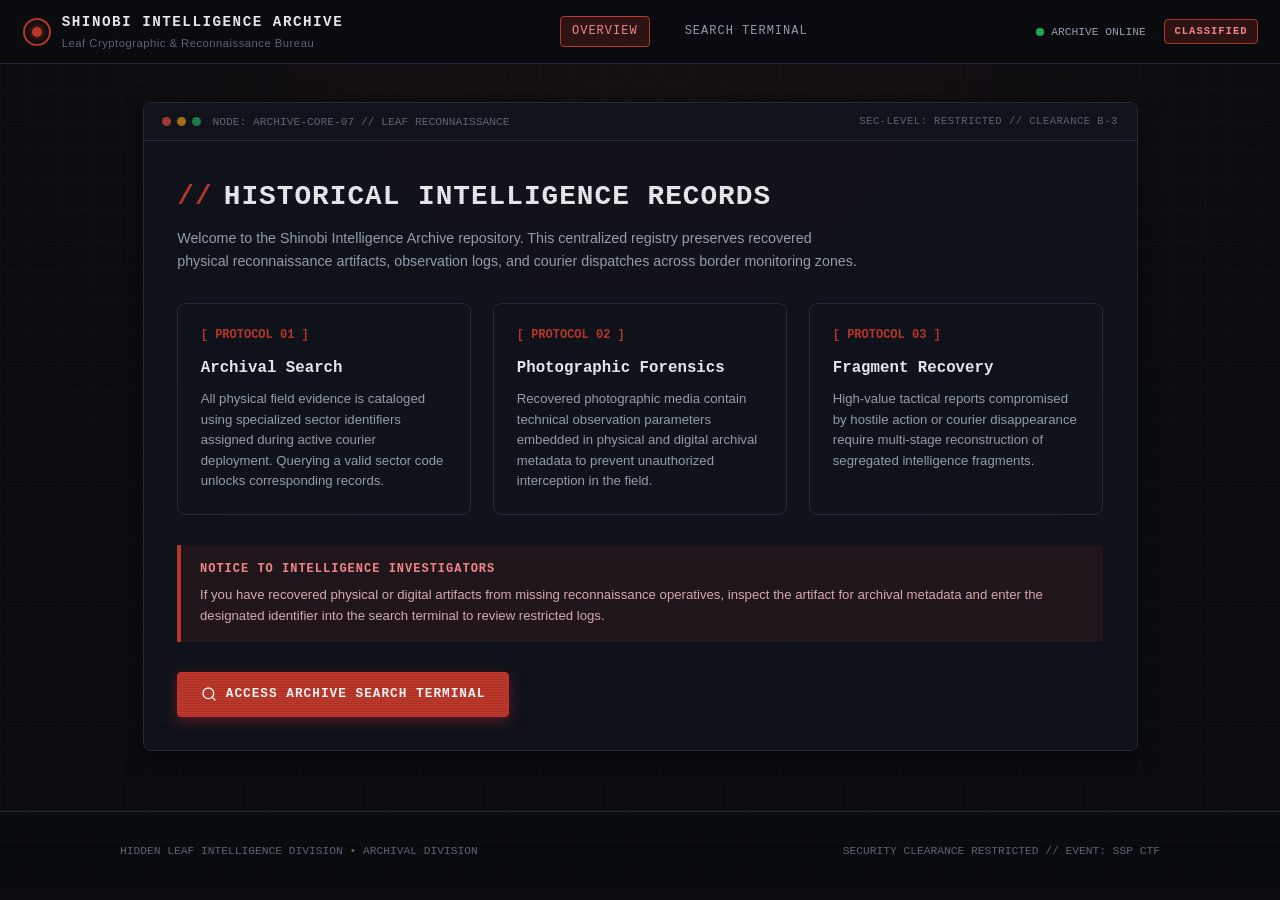
<file: web/index.html>
<!DOCTYPE html>
<html lang="en">
<head>
  <meta charset="UTF-8">
  <meta name="viewport" content="width=device-width, initial-scale=1.0">
  <title>Shinobi Intelligence Archive — Central Repository</title>
  <meta name="description" content="Central Intelligence Archive and observation records depository for field operations and historical courier reconnaissance.">
  <link rel="stylesheet" href="assets/style.css">
</head>
<body>

  <!-- Top System Header -->
  <header class="system-header">
    <div class="system-brand">
      <div class="brand-emblem" aria-hidden="true"></div>
      <div>
        <div class="brand-title">Shinobi Intelligence Archive</div>
        <div class="brand-sub">Leaf Cryptographic & Reconnaissance Bureau</div>
      </div>
    </div>
    
    <nav class="system-nav" aria-label="Main Navigation">
      <a href="index.html" class="nav-link active">Overview</a>
      <a href="archive.html" class="nav-link">Search Terminal</a>
    </nav>

    <div class="system-status">
      <div class="status-indicator">
        <span class="pulse-dot"></span>
        <span>Archive Online</span>
      </div>
      <div class="security-badge">Classified</div>
    </div>
  </header>

  <!-- Main Content -->
  <main class="main-container">
    <div class="archive-card">
      <div class="card-topbar">
        <div class="topbar-left">
          <div class="terminal-dots">
            <span class="terminal-dot"></span>
            <span class="terminal-dot"></span>
            <span class="terminal-dot"></span>
          </div>
          <span>NODE: ARCHIVE-CORE-07 // LEAF RECONNAISSANCE</span>
        </div>
        <div class="topbar-right">SEC-LEVEL: RESTRICTED // CLEARANCE B-3</div>
      </div>

      <div class="card-body">
        <h1 class="page-title">Historical Intelligence Records</h1>
        <p class="page-subtitle">
          Welcome to the Shinobi Intelligence Archive repository. This centralized registry preserves 
          recovered physical reconnaissance artifacts, observation logs, and courier dispatches across 
          border monitoring zones.
        </p>

        <div class="features-grid">
          <div class="feature-card">
            <div class="feature-icon">[ PROTOCOL 01 ]</div>
            <h2 class="feature-title">Archival Search</h2>
            <p class="feature-desc">
              All physical field evidence is cataloged using specialized sector identifiers assigned 
              during active courier deployment. Querying a valid sector code unlocks corresponding records.
            </p>
          </div>

          <div class="feature-card">
            <div class="feature-icon">[ PROTOCOL 02 ]</div>
            <h2 class="feature-title">Photographic Forensics</h2>
            <p class="feature-desc">
              Recovered photographic media contain technical observation parameters embedded in physical 
              and digital archival metadata to prevent unauthorized interception in the field.
            </p>
          </div>

          <div class="feature-card">
            <div class="feature-icon">[ PROTOCOL 03 ]</div>
            <h2 class="feature-title">Fragment Recovery</h2>
            <p class="feature-desc">
              High-value tactical reports compromised by hostile action or courier disappearance require 
              multi-stage reconstruction of segregated intelligence fragments.
            </p>
          </div>
        </div>

        <div class="archival-notice-box">
          <div class="notice-title">Notice to Intelligence Investigators</div>
          <div class="notice-text">
            If you have recovered physical or digital artifacts from missing reconnaissance operatives, 
            inspect the artifact for archival metadata and enter the designated identifier into the 
            search terminal to review restricted logs.
          </div>
        </div>

        <div style="margin-top: 2rem; display: flex; gap: 1rem; align-items: center; flex-wrap: wrap;">
          <a href="archive.html" class="btn-primary" id="btn-enter-archive">
            <svg width="16" height="16" viewBox="0 0 24 24" fill="none" stroke="currentColor" stroke-width="2" stroke-linecap="round" stroke-linejoin="round">
              <circle cx="11" cy="11" r="8"></circle>
              <line x1="21" y1="21" x2="16.65" y2="16.65"></line>
            </svg>
            Access Archive Search Terminal
          </a>
        </div>
      </div>
    </div>
  </main>

  <!-- System Footer -->
  <footer class="system-footer">
    <div class="footer-content">
      <div>HIDDEN LEAF INTELLIGENCE DIVISION &bull; ARCHIVAL DIVISION</div>
      <div>SECURITY CLEARANCE RESTRICTED // EVENT: SSP CTF</div>
    </div>
  </footer>

</body>
</html>
</file>
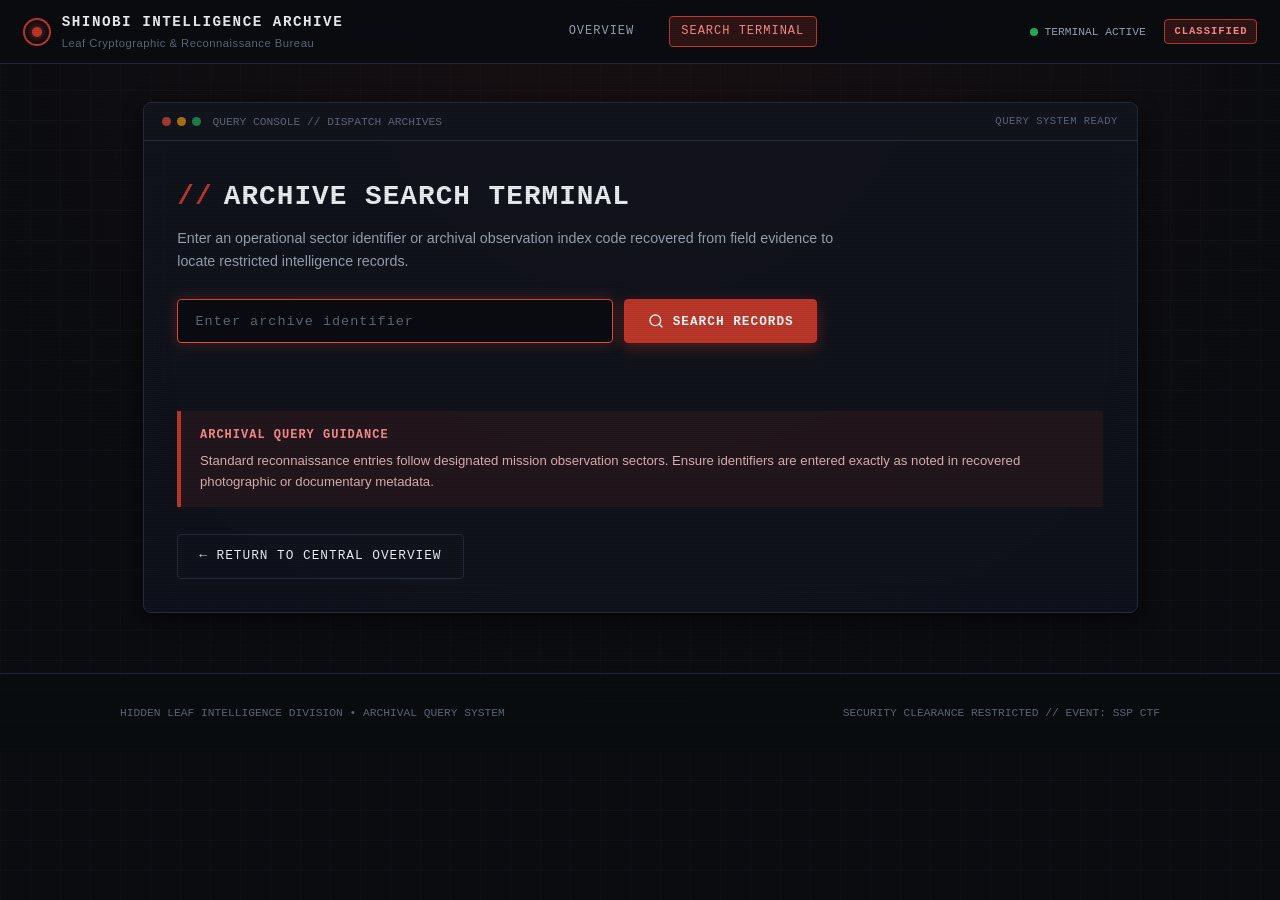
<file: web/archive.html>
<!DOCTYPE html>
<html lang="en">
<head>
  <meta charset="UTF-8">
  <meta name="viewport" content="width=device-width, initial-scale=1.0">
  <title>Archival Query Terminal — Shinobi Intelligence Archive</title>
  <meta name="description" content="Search the historical reconnaissance and courier observation records by sector identifier.">
  <link rel="stylesheet" href="assets/style.css">
</head>
<body>

  <!-- Top System Header -->
  <header class="system-header">
    <div class="system-brand">
      <div class="brand-emblem" aria-hidden="true"></div>
      <div>
        <div class="brand-title">Shinobi Intelligence Archive</div>
        <div class="brand-sub">Leaf Cryptographic & Reconnaissance Bureau</div>
      </div>
    </div>
    
    <nav class="system-nav" aria-label="Main Navigation">
      <a href="index.html" class="nav-link">Overview</a>
      <a href="archive.html" class="nav-link active">Search Terminal</a>
    </nav>

    <div class="system-status">
      <div class="status-indicator">
        <span class="pulse-dot"></span>
        <span>Terminal Active</span>
      </div>
      <div class="security-badge">Classified</div>
    </div>
  </header>

  <!-- Main Content -->
  <main class="main-container">
    <div class="archive-card">
      <div class="card-topbar">
        <div class="topbar-left">
          <div class="terminal-dots">
            <span class="terminal-dot"></span>
            <span class="terminal-dot"></span>
            <span class="terminal-dot"></span>
          </div>
          <span>QUERY CONSOLE // DISPATCH ARCHIVES</span>
        </div>
        <div class="topbar-right">QUERY SYSTEM READY</div>
      </div>

      <div class="card-body">
        <h1 class="page-title">Archive Search Terminal</h1>
        <p class="page-subtitle">
          Enter an operational sector identifier or archival observation index code recovered from 
          field evidence to locate restricted intelligence records.
        </p>

        <!-- Search Form -->
        <div class="search-form-wrapper">
          <form id="archive-search-form" autocomplete="off">
            <div class="search-input-group">
              <input 
                type="text" 
                id="archive-query-input" 
                class="search-input" 
                placeholder="Enter archive identifier" 
                aria-label="Archive Identifier Search"
                required
                autofocus
              >
              <button type="submit" class="btn-primary" id="btn-search-archive">
                <svg width="16" height="16" viewBox="0 0 24 24" fill="none" stroke="currentColor" stroke-width="2" stroke-linecap="round" stroke-linejoin="round">
                  <circle cx="11" cy="11" r="8"></circle>
                  <line x1="21" y1="21" x2="16.65" y2="16.65"></line>
                </svg>
                Search Records
              </button>
            </div>
            <div id="search-feedback-msg" class="search-feedback" aria-live="polite"></div>
          </form>
        </div>

        <div class="archival-notice-box" style="margin-top: 2rem;">
          <div class="notice-title">Archival Query Guidance</div>
          <div class="notice-text">
            Standard reconnaissance entries follow designated mission observation sectors. 
            Ensure identifiers are entered exactly as noted in recovered photographic or documentary metadata.
          </div>
        </div>

        <div style="margin-top: 1.5rem;">
          <a href="index.html" class="btn-secondary">
            &larr; Return to Central Overview
          </a>
        </div>
      </div>
    </div>
  </main>

  <!-- System Footer -->
  <footer class="system-footer">
    <div class="footer-content">
      <div>HIDDEN LEAF INTELLIGENCE DIVISION &bull; ARCHIVAL QUERY SYSTEM</div>
      <div>SECURITY CLEARANCE RESTRICTED // EVENT: SSP CTF</div>
    </div>
  </footer>

  <script src="assets/archive.js"></script>
</body>
</html>
</file>
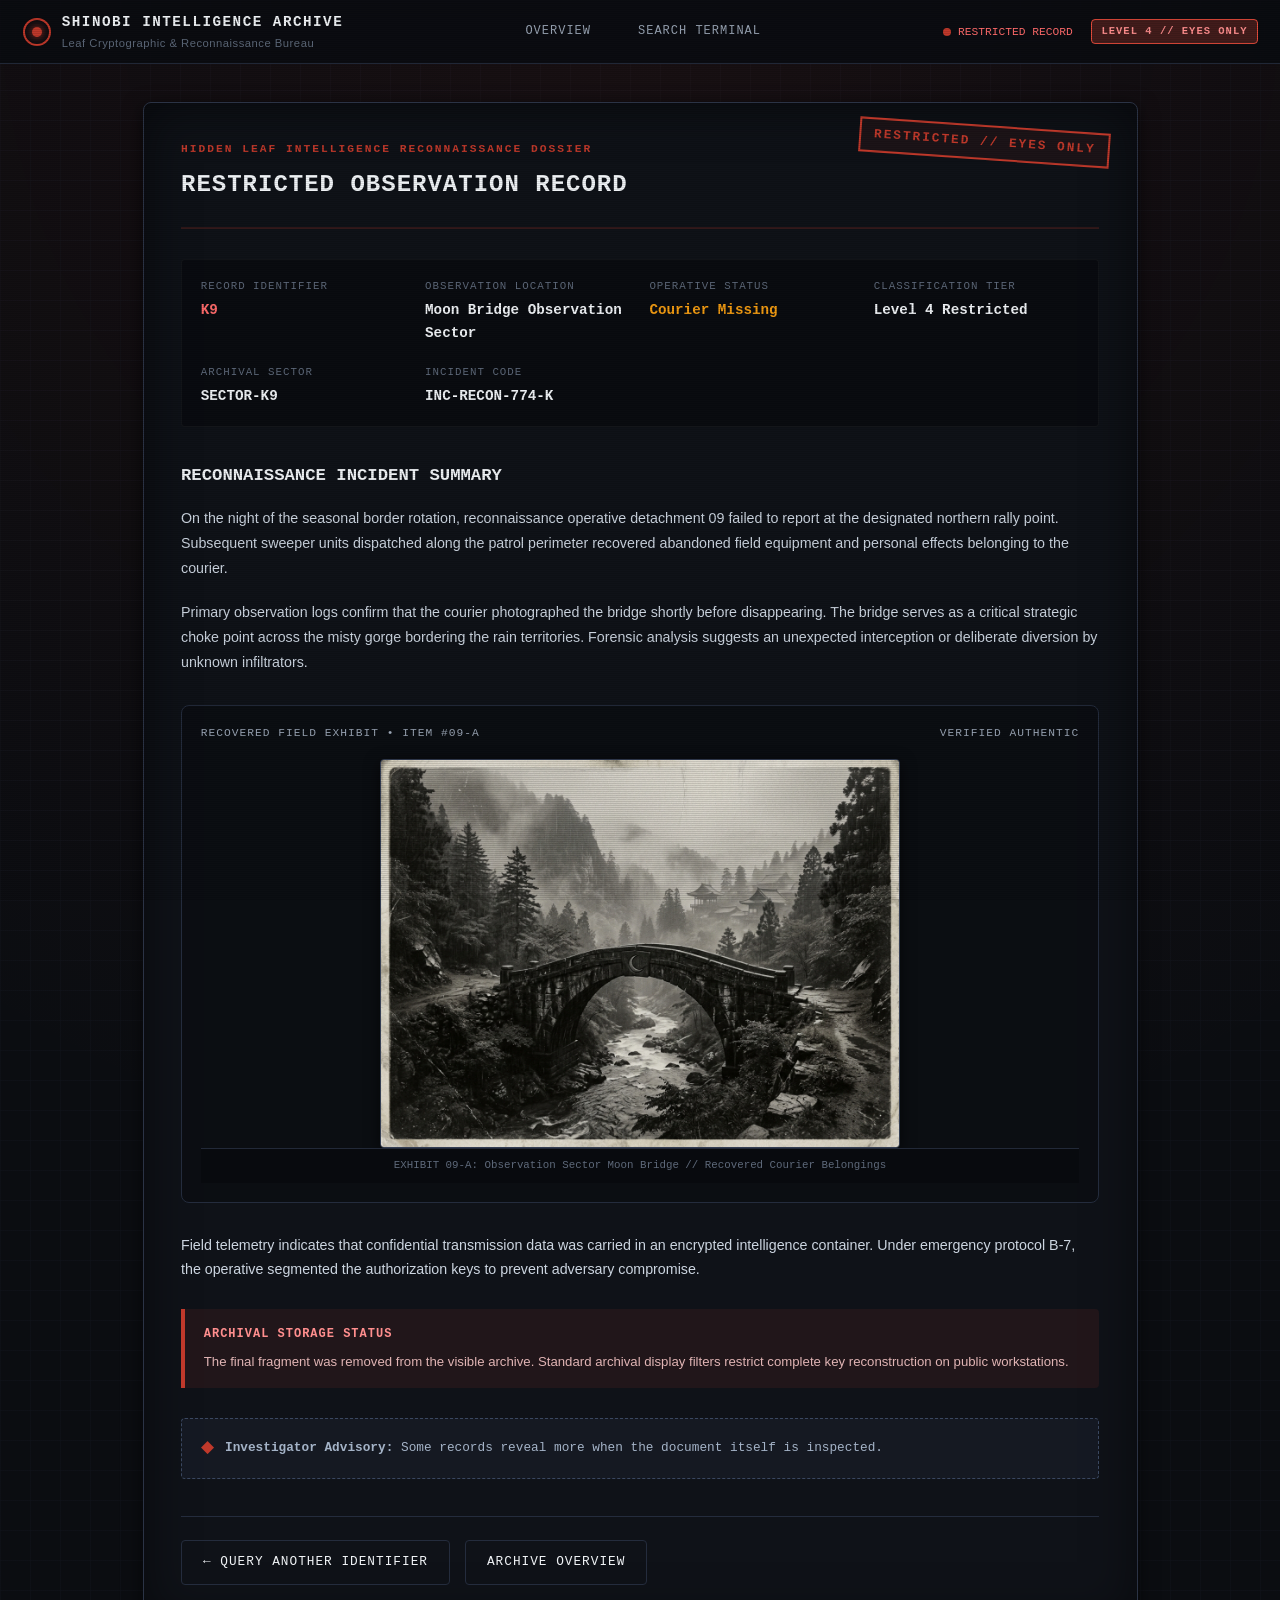
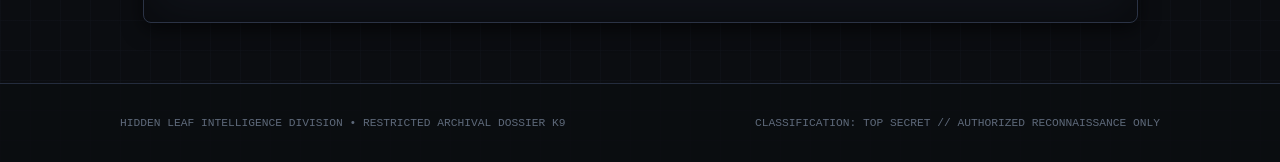
<file: web/record-k9.html>
<!DOCTYPE html>
<html lang="en">
<head>
  <meta charset="UTF-8">
  <meta name="viewport" content="width=device-width, initial-scale=1.0">
  <title>Restricted Observation Record K9 — Shinobi Intelligence Archive</title>
  <meta name="description" content="Restricted observation record K9 regarding Moon Bridge reconnaissance and courier disappearance.">
  <link rel="stylesheet" href="assets/style.css">
</head>
<body>

  <!-- Top System Header -->
  <header class="system-header">
    <div class="system-brand">
      <div class="brand-emblem" aria-hidden="true"></div>
      <div>
        <div class="brand-title">Shinobi Intelligence Archive</div>
        <div class="brand-sub">Leaf Cryptographic & Reconnaissance Bureau</div>
      </div>
    </div>
    
    <nav class="system-nav" aria-label="Main Navigation">
      <a href="index.html" class="nav-link">Overview</a>
      <a href="archive.html" class="nav-link">Search Terminal</a>
    </nav>

    <div class="system-status">
      <div class="status-indicator">
        <span class="pulse-dot restricted"></span>
        <span style="color: #ff6b6b;">RESTRICTED RECORD</span>
      </div>
      <div class="security-badge" style="background: rgba(231, 76, 60, 0.25); border-color: #e74c3c; color: #ff8e8e;">
        LEVEL 4 // EYES ONLY
      </div>
    </div>
  </header>

  <!-- Main Content -->
  <main class="main-container">
    <div class="classified-document">
      <div class="classification-stamp">RESTRICTED // EYES ONLY</div>

      <div class="document-header">
        <div class="doc-classification-banner">HIDDEN LEAF INTELLIGENCE RECONNAISSANCE DOSSIER</div>
        <h1 class="doc-title">RESTRICTED OBSERVATION RECORD</h1>
      </div>

      <!-- Metadata Grid -->
      <div class="record-meta-grid">
        <div class="meta-field">
          <span class="meta-label">Record Identifier</span>
          <span class="meta-value highlight-red">K9</span>
        </div>
        <div class="meta-field">
          <span class="meta-label">Observation Location</span>
          <span class="meta-value">Moon Bridge Observation Sector</span>
        </div>
        <div class="meta-field">
          <span class="meta-label">Operative Status</span>
          <span class="meta-value status-alert">Courier Missing</span>
        </div>
        <div class="meta-field">
          <span class="meta-label">Classification Tier</span>
          <span class="meta-value">Level 4 Restricted</span>
        </div>
        <div class="meta-field">
          <span class="meta-label">Archival Sector</span>
          <span class="meta-value">SECTOR-K9</span>
        </div>
        <div class="meta-field">
          <span class="meta-label">Incident Code</span>
          <span class="meta-value">INC-RECON-774-K</span>
        </div>
      </div>

      <!-- Incident Report -->
      <section class="report-content">
        <h2 style="font-family: var(--font-mono); font-size: 1.15rem; color: #f0f3f6; margin-bottom: 1rem; text-transform: uppercase;">
          Reconnaissance Incident Summary
        </h2>
        
        <p class="report-paragraph">
          On the night of the seasonal border rotation, reconnaissance operative detachment 09 failed to report 
          at the designated northern rally point. Subsequent sweeper units dispatched along the patrol perimeter 
          recovered abandoned field equipment and personal effects belonging to the courier.
        </p>

        <p class="report-paragraph">
          Primary observation logs confirm that the courier photographed the bridge shortly before disappearing. 
          The bridge serves as a critical strategic choke point across the misty gorge bordering the rain territories. 
          Forensic analysis suggests an unexpected interception or deliberate diversion by unknown infiltrators.
        </p>

        <!-- Photographic Evidence Container -->
        <div class="evidence-box">
          <div class="evidence-header">
            <span>RECOVERED FIELD EXHIBIT &bull; ITEM #09-A</span>
            <span>VERIFIED AUTHENTIC</span>
          </div>
          <div class="evidence-image-container">
            <img 
              src="assets/lost_shinobi_photo.jpg" 
              alt="Archival photograph of the Moon Bridge Observation Sector recovered from courier belongings" 
              class="evidence-image"
            >
          </div>
          <div class="evidence-caption">
            EXHIBIT 09-A: Observation Sector Moon Bridge // Recovered Courier Belongings
          </div>
        </div>

        <p class="report-paragraph">
          Field telemetry indicates that confidential transmission data was carried in an encrypted intelligence 
          container. Under emergency protocol B-7, the operative segmented the authorization keys to prevent 
          adversary compromise.
        </p>

        <div class="archival-notice-box">
          <div class="notice-title">Archival Storage Status</div>
          <div class="notice-text">
            The final fragment was removed from the visible archive. 
            Standard archival display filters restrict complete key reconstruction on public workstations.
          </div>
        </div>

        <!-- Subtle hint box -->
        <div class="subtle-hint-box">
          <span class="hint-icon">&#9670;</span>
          <div>
            <strong>Investigator Advisory:</strong> Some records reveal more when the document itself is inspected.
          </div>
        </div>
      </section>

      <!-- Bottom Actions -->
      <div style="margin-top: 2.5rem; display: flex; gap: 1rem; align-items: center; border-top: 1px solid var(--border-color); padding-top: 1.5rem; flex-wrap: wrap;">
        <a href="archive.html" class="btn-secondary">
          &larr; Query Another Identifier
        </a>
        <a href="index.html" class="btn-secondary">
          Archive Overview
        </a>
      </div>
    </div>
  </main>

  <!-- System Footer -->
  <footer class="system-footer">
    <div class="footer-content">
      <div>HIDDEN LEAF INTELLIGENCE DIVISION &bull; RESTRICTED ARCHIVAL DOSSIER K9</div>
      <div>CLASSIFICATION: TOP SECRET // AUTHORIZED RECONNAISSANCE ONLY</div>
    </div>
  </footer>

  <!-- ====================================================================== -->
  <!-- CLASSIFIED ARCHIVAL METADATA & EMERGENCY RECOVERY MANIFEST            -->
  <!-- ====================================================================== -->
  <!-- recovery-record: recovery-k9.txt -->
  <!-- fragment-a: SSP{SHADOW_ -->
  <!-- ====================================================================== -->

</body>
</html>
</file>
<file: web/assets/style.css>
/* ==========================================================================
   SHINOBI INTELLIGENCE ARCHIVE — CORE STYLESHEET
   Sage of Six Paths CTF // Challenge 03
   Theme: Restricted Intelligence Terminal / Dark Aesthetic
   ========================================================================== */

:root {
  --bg-primary: #0b0d11;
  --bg-secondary: #12161f;
  --bg-tertiary: #191f2b;
  --bg-card: rgba(18, 22, 31, 0.85);
  --bg-overlay: rgba(11, 13, 17, 0.95);

  --accent-red: #c0392b;
  --accent-red-hover: #e74c3c;
  --accent-red-dim: rgba(192, 57, 43, 0.2);
  --accent-red-glow: rgba(231, 76, 60, 0.35);

  --text-primary: #f0f3f6;
  --text-secondary: #9aa5b5;
  --text-muted: #5e697a;
  --text-highlight: #ff6b6b;

  --border-color: #242c3d;
  --border-active: #c0392b;
  --border-focus: #e74c3c;

  --status-warning: #f39c12;
  --status-danger: #e74c3c;
  --status-active: #27ae60;
  --status-restricted: #c0392b;

  --font-sans: -apple-system, BlinkMacSystemFont, "Segoe UI", Roboto, "Helvetica Neue", Arial, sans-serif;
  --font-mono: "SF Mono", "JetBrains Mono", Consolas, "Liberation Mono", Menlo, Courier, monospace;

  --shadow-sm: 0 2px 8px rgba(0, 0, 0, 0.4);
  --shadow-md: 0 6px 20px rgba(0, 0, 0, 0.6);
  --shadow-glow: 0 0 25px rgba(192, 57, 43, 0.25);

  --radius-sm: 4px;
  --radius-md: 8px;
  --radius-lg: 12px;
}

/* Base Reset & Layout */
* {
  box-sizing: border-box;
  margin: 0;
  padding: 0;
}

html, body {
  min-height: 100vh;
  background-color: var(--bg-primary);
  color: var(--text-primary);
  font-family: var(--font-sans);
  line-height: 1.6;
  font-size: 15px;
  overflow-x: hidden;
  background-image: 
    radial-gradient(circle at 50% 0%, rgba(192, 57, 43, 0.08) 0%, transparent 65%),
    linear-gradient(rgba(18, 22, 31, 0.4) 1px, transparent 1px),
    linear-gradient(90deg, rgba(18, 22, 31, 0.4) 1px, transparent 1px);
  background-size: 100% 100%, 30px 30px, 30px 30px;
}

a {
  color: var(--text-highlight);
  text-decoration: none;
  transition: all 0.2s ease;
}

a:hover {
  color: #ff9f9f;
  text-decoration: underline;
}

/* Atmospheric Scanline Overlay */
body::before {
  content: "";
  position: fixed;
  top: 0;
  left: 0;
  width: 100vw;
  height: 100vh;
  background: repeating-linear-gradient(
    0deg,
    rgba(0, 0, 0, 0.15),
    rgba(0, 0, 0, 0.15) 1px,
    transparent 1px,
    transparent 2px
  );
  pointer-events: none;
  z-index: 999;
  opacity: 0.7;
}

/* Top System Header */
.system-header {
  background: rgba(11, 13, 17, 0.95);
  border-bottom: 1px solid var(--border-color);
  padding: 0.75rem 1.5rem;
  display: flex;
  justify-content: space-between;
  align-items: center;
  position: sticky;
  top: 0;
  z-index: 100;
  backdrop-filter: blur(10px);
}

.system-brand {
  display: flex;
  align-items: center;
  gap: 0.75rem;
}

.brand-emblem {
  width: 28px;
  height: 28px;
  border: 2px solid var(--accent-red);
  border-radius: 50%;
  display: flex;
  align-items: center;
  justify-content: center;
  position: relative;
}

.brand-emblem::after {
  content: "";
  width: 10px;
  height: 10px;
  background-color: var(--accent-red);
  border-radius: 50%;
  box-shadow: 0 0 8px var(--accent-red);
}

.brand-title {
  font-family: var(--font-mono);
  font-size: 0.95rem;
  font-weight: 700;
  letter-spacing: 1.5px;
  color: var(--text-primary);
  text-transform: uppercase;
}

.brand-sub {
  font-size: 0.75rem;
  color: var(--text-muted);
  letter-spacing: 0.5px;
}

.system-status {
  display: flex;
  align-items: center;
  gap: 1.25rem;
}

.status-indicator {
  display: flex;
  align-items: center;
  gap: 0.45rem;
  font-family: var(--font-mono);
  font-size: 0.75rem;
  color: var(--text-secondary);
  text-transform: uppercase;
}

.pulse-dot {
  width: 8px;
  height: 8px;
  background-color: var(--status-active);
  border-radius: 50%;
  animation: pulse 2s infinite ease-in-out;
}

.pulse-dot.restricted {
  background-color: var(--status-restricted);
}

@keyframes pulse {
  0% { transform: scale(0.95); box-shadow: 0 0 0 0 rgba(39, 174, 96, 0.7); }
  70% { transform: scale(1.05); box-shadow: 0 0 0 6px rgba(39, 174, 96, 0); }
  100% { transform: scale(0.95); box-shadow: 0 0 0 0 rgba(39, 174, 96, 0); }
}

.security-badge {
  background: var(--accent-red-dim);
  border: 1px solid var(--accent-red);
  color: #ff8e8e;
  padding: 0.2rem 0.6rem;
  border-radius: var(--radius-sm);
  font-family: var(--font-mono);
  font-size: 0.7rem;
  letter-spacing: 1px;
  text-transform: uppercase;
  font-weight: 600;
}

/* Nav Menu */
.system-nav {
  display: flex;
  align-items: center;
  gap: 1.5rem;
}

.nav-link {
  font-family: var(--font-mono);
  font-size: 0.8rem;
  letter-spacing: 1px;
  color: var(--text-secondary);
  text-transform: uppercase;
  padding: 0.35rem 0.75rem;
  border: 1px solid transparent;
  border-radius: var(--radius-sm);
}

.nav-link:hover {
  color: var(--text-primary);
  border-color: var(--border-color);
  background: rgba(255, 255, 255, 0.03);
  text-decoration: none;
}

.nav-link.active {
  color: #ff8e8e;
  border-color: var(--accent-red);
  background: var(--accent-red-dim);
}

/* Main Container */
.main-container {
  max-width: 1040px;
  margin: 2.5rem auto;
  padding: 0 1.5rem;
  position: relative;
  z-index: 10;
}

/* Terminal & Cards */
.archive-card {
  background: var(--bg-card);
  border: 1px solid var(--border-color);
  border-radius: var(--radius-md);
  box-shadow: var(--shadow-md);
  backdrop-filter: blur(16px);
  position: relative;
  overflow: hidden;
  margin-bottom: 2rem;
}

.card-topbar {
  background: rgba(18, 22, 31, 0.95);
  border-bottom: 1px solid var(--border-color);
  padding: 0.65rem 1.25rem;
  display: flex;
  align-items: center;
  justify-content: space-between;
  font-family: var(--font-mono);
  font-size: 0.75rem;
  color: var(--text-muted);
}

.topbar-left {
  display: flex;
  align-items: center;
  gap: 0.75rem;
}

.terminal-dots {
  display: flex;
  gap: 6px;
}

.terminal-dot {
  width: 9px;
  height: 9px;
  border-radius: 50%;
  background-color: var(--border-color);
}

.terminal-dot:nth-child(1) { background-color: #e74c3c; opacity: 0.7; }
.terminal-dot:nth-child(2) { background-color: #f39c12; opacity: 0.7; }
.terminal-dot:nth-child(3) { background-color: #27ae60; opacity: 0.7; }

.topbar-right {
  font-size: 0.7rem;
  letter-spacing: 0.5px;
}

.card-body {
  padding: 2.25rem;
}

/* Typography & Headings */
.page-title {
  font-family: var(--font-mono);
  font-size: 1.85rem;
  font-weight: 700;
  letter-spacing: 1px;
  color: var(--text-primary);
  margin-bottom: 0.5rem;
  text-transform: uppercase;
  display: flex;
  align-items: center;
  gap: 0.75rem;
}

.page-title::before {
  content: "//";
  color: var(--accent-red);
}

.page-subtitle {
  color: var(--text-secondary);
  font-size: 0.95rem;
  margin-bottom: 1.75rem;
  max-width: 680px;
}

/* Buttons */
.btn-primary {
  display: inline-flex;
  align-items: center;
  justify-content: center;
  gap: 0.6rem;
  background: var(--accent-red);
  color: #ffffff;
  padding: 0.75rem 1.5rem;
  border-radius: var(--radius-sm);
  font-family: var(--font-mono);
  font-size: 0.85rem;
  font-weight: 600;
  letter-spacing: 1px;
  text-transform: uppercase;
  border: 1px solid #d63031;
  cursor: pointer;
  box-shadow: 0 4px 14px rgba(192, 57, 43, 0.4);
  transition: all 0.2s ease;
  text-decoration: none;
}

.btn-primary:hover {
  background: var(--accent-red-hover);
  box-shadow: 0 6px 20px rgba(231, 76, 60, 0.5);
  transform: translateY(-1px);
  text-decoration: none;
  color: #ffffff;
}

.btn-secondary {
  display: inline-flex;
  align-items: center;
  justify-content: center;
  gap: 0.6rem;
  background: transparent;
  color: var(--text-primary);
  padding: 0.75rem 1.4rem;
  border-radius: var(--radius-sm);
  font-family: var(--font-mono);
  font-size: 0.85rem;
  letter-spacing: 1px;
  text-transform: uppercase;
  border: 1px solid var(--border-color);
  cursor: pointer;
  transition: all 0.2s ease;
  text-decoration: none;
}

.btn-secondary:hover {
  background: rgba(255, 255, 255, 0.05);
  border-color: var(--text-muted);
  text-decoration: none;
}

/* Search Form Component */
.search-form-wrapper {
  margin: 1.5rem 0 2rem 0;
}

.search-input-group {
  display: flex;
  gap: 0.75rem;
  max-width: 640px;
}

.search-input {
  flex: 1;
  background: rgba(11, 13, 17, 0.85);
  border: 1px solid var(--border-color);
  color: var(--text-primary);
  font-family: var(--font-mono);
  font-size: 1rem;
  padding: 0.85rem 1.15rem;
  border-radius: var(--radius-sm);
  outline: none;
  letter-spacing: 1px;
  transition: all 0.25s ease;
}

.search-input::placeholder {
  color: var(--text-muted);
  font-size: 0.9rem;
}

.search-input:focus {
  border-color: var(--border-focus);
  box-shadow: 0 0 15px rgba(231, 76, 60, 0.25);
  background: rgba(11, 13, 17, 0.98);
}

.search-feedback {
  margin-top: 1rem;
  font-family: var(--font-mono);
  font-size: 0.88rem;
  min-height: 1.5rem;
  display: flex;
  align-items: center;
  gap: 0.5rem;
}

.search-error {
  color: #ff6b6b;
  display: flex;
  align-items: center;
  gap: 0.5rem;
  animation: shake 0.3s ease;
}

.search-success {
  color: #2ecc71;
  display: flex;
  align-items: center;
  gap: 0.5rem;
}

@keyframes shake {
  0%, 100% { transform: translateX(0); }
  20%, 60% { transform: translateX(-6px); }
  40%, 80% { transform: translateX(6px); }
}

/* Classified Document Layout (record-k9.html) */
.classified-document {
  background: #0f1218;
  border: 1px solid #2b3345;
  border-radius: var(--radius-md);
  padding: 2.5rem;
  position: relative;
  box-shadow: var(--shadow-md), inset 0 0 50px rgba(0, 0, 0, 0.5);
}

.classification-stamp {
  position: absolute;
  top: 1.5rem;
  right: 1.75rem;
  border: 2px solid var(--accent-red);
  color: var(--accent-red);
  padding: 0.35rem 0.85rem;
  font-family: var(--font-mono);
  font-weight: 800;
  font-size: 0.85rem;
  letter-spacing: 2px;
  text-transform: uppercase;
  transform: rotate(4deg);
  background: rgba(192, 57, 43, 0.08);
  pointer-events: none;
}

.document-header {
  border-bottom: 2px solid var(--accent-red-dim);
  padding-bottom: 1.5rem;
  margin-bottom: 2rem;
}

.doc-classification-banner {
  font-family: var(--font-mono);
  font-size: 0.75rem;
  color: var(--accent-red);
  letter-spacing: 2px;
  text-transform: uppercase;
  margin-bottom: 0.5rem;
  font-weight: 700;
}

.doc-title {
  font-family: var(--font-mono);
  font-size: 1.6rem;
  font-weight: 700;
  color: var(--text-primary);
  letter-spacing: 1px;
}

/* Metadata Grid */
.record-meta-grid {
  display: grid;
  grid-template-columns: repeat(auto-fit, minmax(200px, 1fr));
  gap: 1.25rem;
  margin-bottom: 2.25rem;
  background: rgba(0, 0, 0, 0.3);
  padding: 1.25rem;
  border-radius: var(--radius-sm);
  border: 1px solid rgba(255, 255, 255, 0.04);
}

.meta-field {
  display: flex;
  flex-direction: column;
  gap: 0.25rem;
}

.meta-label {
  font-family: var(--font-mono);
  font-size: 0.72rem;
  color: var(--text-muted);
  text-transform: uppercase;
  letter-spacing: 1px;
}

.meta-value {
  font-family: var(--font-mono);
  font-size: 0.95rem;
  color: var(--text-primary);
  font-weight: 600;
}

.meta-value.highlight-red {
  color: #ff6b6b;
}

.meta-value.status-alert {
  color: #f39c12;
}

/* Report Content */
.report-content {
  font-size: 0.95rem;
  line-height: 1.75;
  color: #ccd5e0;
  margin-bottom: 2rem;
}

.report-paragraph {
  margin-bottom: 1.25rem;
}

.redaction-bar {
  display: inline-block;
  background-color: #2b3345;
  color: transparent;
  user-select: none;
  padding: 0 0.5rem;
  border-radius: 2px;
}

.archival-notice-box {
  background: rgba(192, 57, 43, 0.1);
  border-left: 4px solid var(--accent-red);
  padding: 1rem 1.25rem;
  border-radius: 0 var(--radius-sm) var(--radius-sm) 0;
  margin: 1.75rem 0;
}

.notice-title {
  font-family: var(--font-mono);
  font-size: 0.8rem;
  font-weight: 700;
  color: #ff8e8e;
  text-transform: uppercase;
  letter-spacing: 1px;
  margin-bottom: 0.35rem;
}

.notice-text {
  font-size: 0.88rem;
  color: #e0b4b4;
}

.evidence-box {
  background: rgba(11, 13, 17, 0.8);
  border: 1px solid var(--border-color);
  border-radius: var(--radius-md);
  padding: 1.25rem;
  margin: 2rem 0;
}

.evidence-header {
  font-family: var(--font-mono);
  font-size: 0.75rem;
  color: var(--text-secondary);
  text-transform: uppercase;
  letter-spacing: 1px;
  margin-bottom: 1rem;
  display: flex;
  justify-content: space-between;
  align-items: center;
}

.evidence-image-container {
  max-width: 520px;
  margin: 0 auto;
  border: 1px solid #333d52;
  border-radius: var(--radius-sm);
  overflow: hidden;
  box-shadow: 0 4px 15px rgba(0, 0, 0, 0.6);
}

.evidence-image {
  width: 100%;
  height: auto;
  display: block;
  filter: contrast(1.05) brightness(0.95);
}

.evidence-caption {
  font-family: var(--font-mono);
  font-size: 0.72rem;
  color: var(--text-muted);
  text-align: center;
  padding: 0.5rem;
  background: #080a0e;
  border-top: 1px solid #222938;
}

/* Subtle Hint Box */
.subtle-hint-box {
  background: rgba(25, 31, 43, 0.6);
  border: 1px dashed #3a4760;
  padding: 1rem 1.25rem;
  border-radius: var(--radius-sm);
  font-family: var(--font-mono);
  font-size: 0.85rem;
  color: #a4b3c7;
  display: flex;
  align-items: center;
  gap: 0.75rem;
  margin: 2rem 0;
}

.hint-icon {
  color: var(--accent-red);
  font-size: 1.1rem;
}

/* Feature Grid on index.html */
.features-grid {
  display: grid;
  grid-template-columns: repeat(auto-fit, minmax(280px, 1fr));
  gap: 1.5rem;
  margin: 2rem 0;
}

.feature-card {
  background: rgba(18, 22, 31, 0.6);
  border: 1px solid var(--border-color);
  border-radius: var(--radius-md);
  padding: 1.5rem;
  transition: all 0.2s ease;
}

.feature-card:hover {
  border-color: rgba(192, 57, 43, 0.4);
  transform: translateY(-2px);
}

.feature-icon {
  font-family: var(--font-mono);
  font-size: 0.8rem;
  color: var(--accent-red);
  margin-bottom: 0.75rem;
  font-weight: 700;
}

.feature-title {
  font-family: var(--font-mono);
  font-size: 1.05rem;
  color: var(--text-primary);
  margin-bottom: 0.5rem;
}

.feature-desc {
  font-size: 0.88rem;
  color: var(--text-secondary);
  line-height: 1.55;
}

/* Footer */
.system-footer {
  border-top: 1px solid var(--border-color);
  padding: 2rem 1.5rem;
  margin-top: 4rem;
  background: rgba(11, 13, 17, 0.8);
  font-family: var(--font-mono);
  font-size: 0.75rem;
  color: var(--text-muted);
}

.footer-content {
  max-width: 1040px;
  margin: 0 auto;
  display: flex;
  justify-content: space-between;
  align-items: center;
  flex-wrap: wrap;
  gap: 1rem;
}

/* Responsive */
@media (max-width: 768px) {
  .system-header {
    flex-direction: column;
    align-items: flex-start;
    gap: 0.75rem;
  }
  
  .system-status {
    width: 100%;
    justify-content: space-between;
  }

  .search-input-group {
    flex-direction: column;
  }

  .classified-document {
    padding: 1.5rem;
  }

  .classification-stamp {
    position: static;
    display: inline-block;
    margin-bottom: 1rem;
    transform: none;
  }
}
</file>
